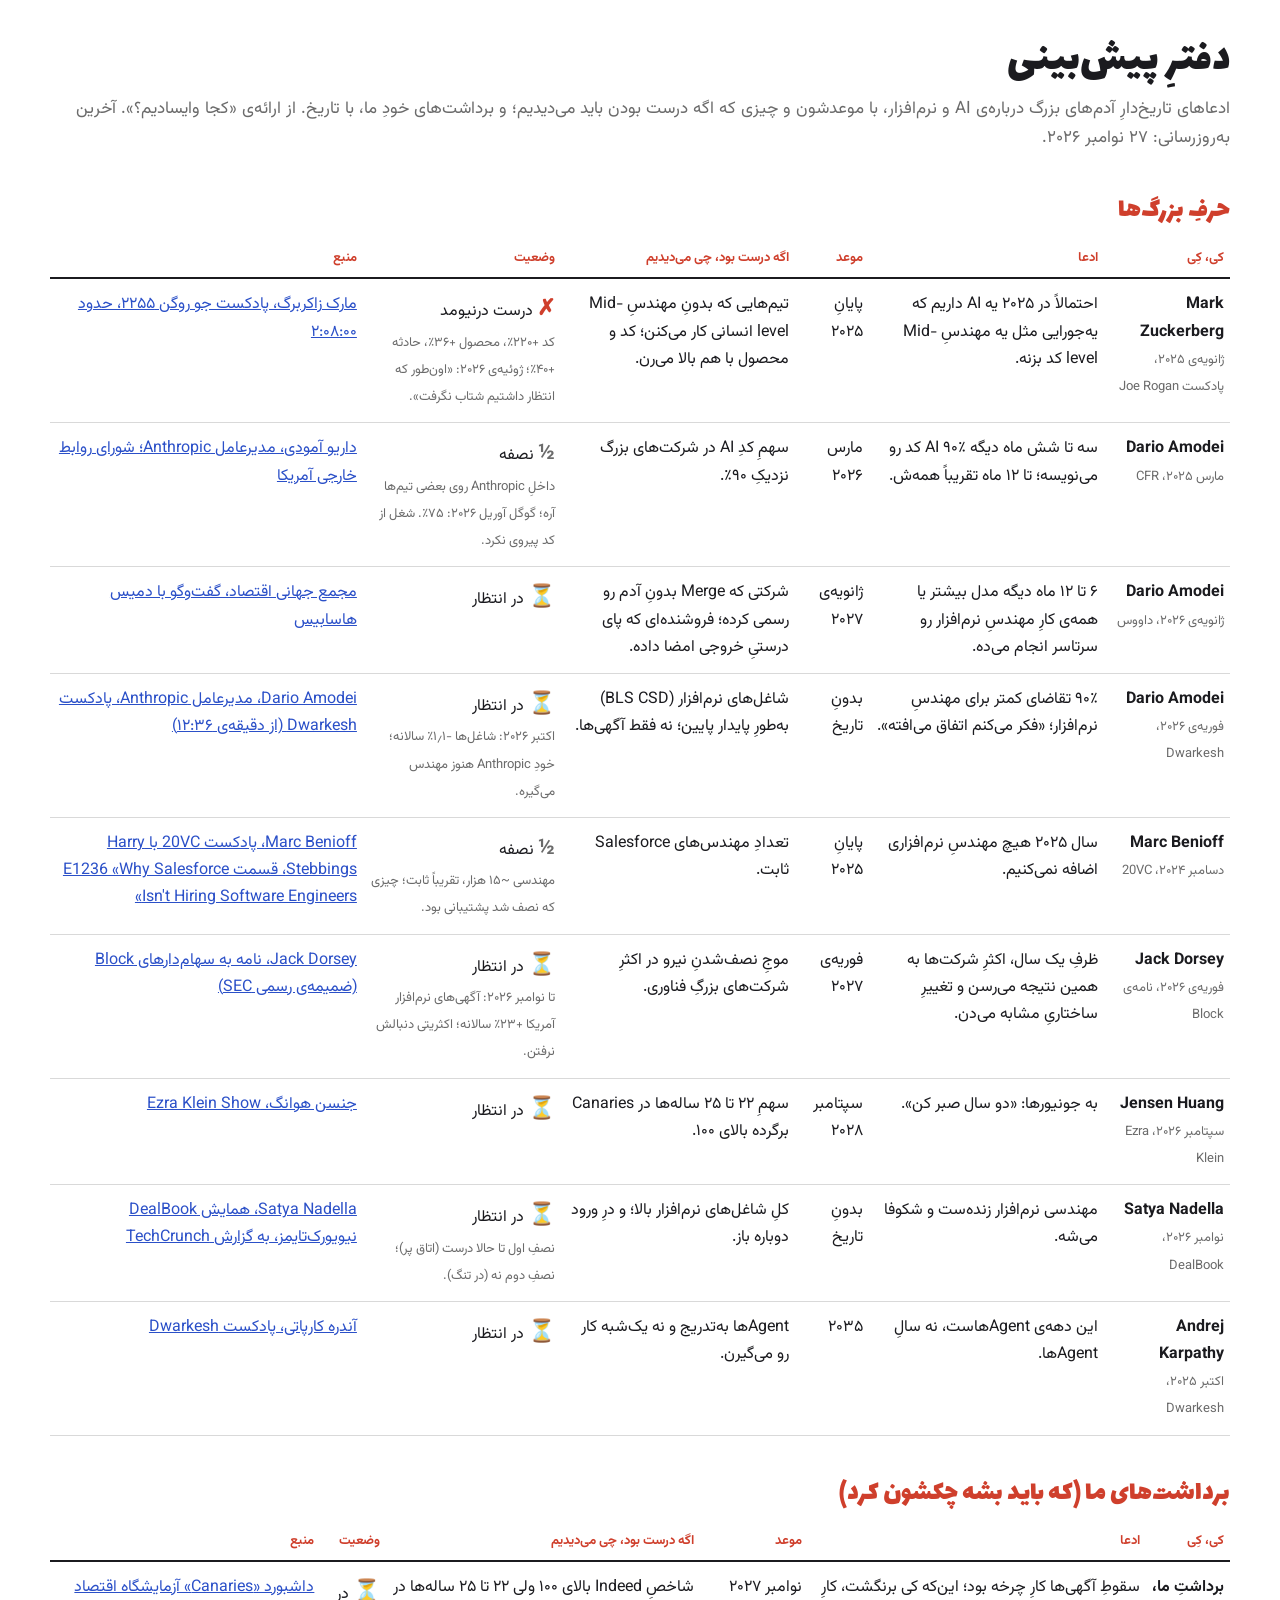
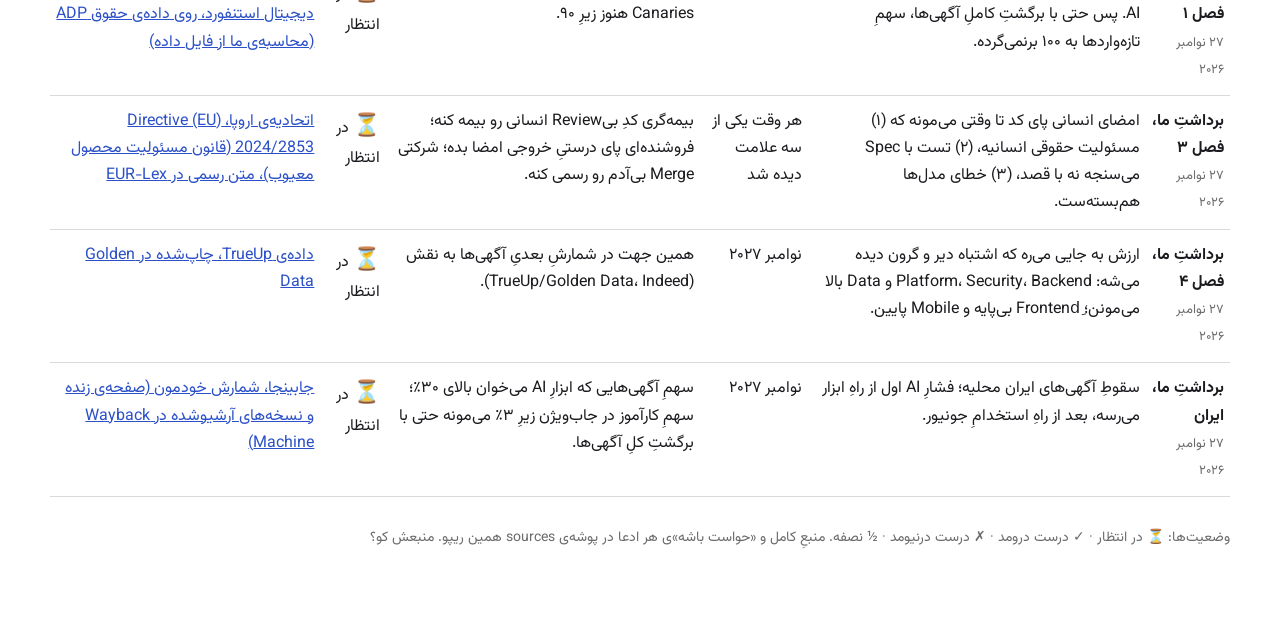
<file: presentation/ledger.html>
<!doctype html><html lang="fa" dir="rtl"><head><meta charset="utf-8"><meta name="viewport" content="width=device-width,initial-scale=1,viewport-fit=cover"><title>دفترِ پیش‌بینی · کجا وایسادیم؟</title><meta name="robots" content="index"><style>@font-face{font-family:"V";src:url([data-uri]) format("woff2");font-weight:100 900;font-display:block;unicode-range:U+0600-06FF,U+0750-077F,U+0870-088E,U+0890-0891,U+0897-08E1,U+08E3-08FF,U+200C-200E,U+2010-2011,U+204F,U+2E41,U+FB50-FDFF,U+FE70-FEFC;}@font-face{font-family:"V";src:url([data-uri]) format("woff2");font-weight:100 900;font-display:block;unicode-range:U+0000-00FF,U+2000-200B,U+2012-206F,U+20AC,U+2122,U+2190-2193,U+2212;}@font-face{font-family:"L";src:url([data-uri]) format("woff2");font-weight:400;font-display:block;}body{font-family:var(--text, "V",Tahoma,sans-serif);direction:rtl;margin:0;padding:32px 20px 60px;color:#1B1B1F;background:#fff;line-height:1.7}main{max-width:1180px;margin:0 auto}h1{font:400 44px/1.3 "L","V",sans-serif;margin:0 0 6px}h2{font:400 28px/1.3 "L","V",sans-serif;color:#CF3F2C;margin:40px 0 10px}p.lead{color:#6B6B6B;margin:0 0 24px;font-size:17px}table{width:100%;border-collapse:collapse;font-size:16px}th{text-align:right;font-size:13px;color:#CF3F2C;border-bottom:2px solid #1B1B1F;padding:8px 6px;vertical-align:bottom}td{padding:12px 6px;border-bottom:1px solid #D9D9D9;vertical-align:top}td.who span,td.st span{color:#6B6B6B;font-size:13px}td.st b{font-size:22px}tr.s1 td.st b{color:#2B50C8}tr.s2 td.st b{color:#CF3F2C}tr.s3 td.st b{color:#6B6B6B}a{color:#2B50C8}.foot{margin-top:30px;font-size:14px;color:#6B6B6B}@media(max-width:800px){table,thead,tbody,tr,td,th{display:block}th{display:none}td{border:0;padding:4px 0}tr{border-bottom:1px solid #D9D9D9;padding:12px 0}}</style></head><body><main><h1>دفترِ پیش‌بینی</h1><p class="lead">ادعاهای تاریخ‌دارِ آدم‌های بزرگ درباره‌ی AI و نرم‌افزار، با موعدشون و چیزی که اگه درست بودن باید می‌دیدیم؛ و برداشت‌های خودِ ما، با تاریخ. از ارائه‌ی «کجا وایسادیم؟». آخرین به‌روزرسانی: ۲۷ نوامبر ۲۰۲۶.</p><h2>حرفِ بزرگ‌ها</h2><table><thead><tr><th>کی، کِی</th><th>ادعا</th><th>موعد</th><th>اگه درست بود، چی می‌دیدیم</th><th>وضعیت</th><th>منبع</th></tr></thead><tbody><tr class="s2"><td class="who"><b>Mark Zuckerberg</b><br><span>ژانویه‌ی ۲۰۲۵، پادکست Joe Rogan</span></td><td>احتمالاً در ۲۰۲۵ یه AI داریم که یه‌جورایی مثل یه مهندسِ Mid-level کد بزنه.</td><td>پایانِ ۲۰۲۵</td><td>تیم‌هایی که بدونِ مهندسِ Mid-level انسانی کار می‌کنن؛ کد و محصول با هم بالا می‌رن.</td><td class="st"><b>✗</b> درست درنیومد<br><span>کد +۲۲۰٪، محصول +۳۶٪، حادثه +۴۰٪؛ ژوئیه‌ی ۲۰۲۶: «اون‌طور که انتظار داشتیم شتاب نگرفت».</span></td><td><a href="https://www.youtube.com/watch?v=7k1ehaE0bdU&amp;t=7680s" target="_blank" rel="noopener">مارک زاکربرگ، پادکست جو روگن ۲۲۵۵، حدود ۲:۰۸:۰۰</a></td></tr><tr class="s3"><td class="who"><b>Dario Amodei</b><br><span>مارس ۲۰۲۵، CFR</span></td><td>سه تا شش ماه دیگه AI ۹۰٪ کد رو می‌نویسه؛ تا ۱۲ ماه تقریباً همه‌ش.</td><td>مارس ۲۰۲۶</td><td>سهمِ کدِ AI در شرکت‌های بزرگ نزدیکِ ۹۰٪.</td><td class="st"><b>½</b> نصفه<br><span>داخلِ Anthropic روی بعضی تیم‌ها آره؛ گوگل آوریل ۲۰۲۶: ۷۵٪. شغل از کد پیروی نکرد.</span></td><td><a href="https://www.cfr.org/event/ceo-speaker-series-dario-amodei-anthropic" target="_blank" rel="noopener">داریو آمودی، مدیرعامل Anthropic؛ شورای روابط خارجی آمریکا</a></td></tr><tr class="s0"><td class="who"><b>Dario Amodei</b><br><span>ژانویه‌ی ۲۰۲۶، داووس</span></td><td>۶ تا ۱۲ ماه دیگه مدل بیشتر یا همه‌ی کارِ مهندسِ نرم‌افزار رو سرتاسر انجام می‌ده.</td><td>ژانویه‌ی ۲۰۲۷</td><td>شرکتی که Merge بدونِ آدم رو رسمی کرده؛ فروشنده‌ای که پای درستیِ خروجی امضا داده.</td><td class="st"><b>⏳</b> در انتظار</td><td><a href="https://www.weforum.org/podcasts/radio-davos/episodes/ai-agi-dario-amodei-demis-hassabis/" target="_blank" rel="noopener">مجمع جهانی اقتصاد، گفت‌وگو با دمیس هاسابیس</a></td></tr><tr class="s0"><td class="who"><b>Dario Amodei</b><br><span>فوریه‌ی ۲۰۲۶، Dwarkesh</span></td><td>۹۰٪ تقاضای کمتر برای مهندسِ نرم‌افزار؛ «فکر می‌کنم اتفاق می‌افته».</td><td>بدونِ تاریخ</td><td>شاغل‌های نرم‌افزار (BLS CSD) به‌طورِ پایدار پایین؛ نه فقط آگهی‌ها.</td><td class="st"><b>⏳</b> در انتظار<br><span>اکتبر ۲۰۲۶: شاغل‌ها −۱٫۱٪ سالانه؛ خودِ Anthropic هنوز مهندس می‌گیره.</span></td><td><a href="https://www.dwarkesh.com/p/dario-amodei-2" target="_blank" rel="noopener">Dario Amodei، مدیرعامل Anthropic، پادکست Dwarkesh (از دقیقه‌ی ۱۲:۳۶)</a></td></tr><tr class="s3"><td class="who"><b>Marc Benioff</b><br><span>دسامبر ۲۰۲۴، 20VC</span></td><td>سال ۲۰۲۵ هیچ مهندسِ نرم‌افزاری اضافه نمی‌کنیم.</td><td>پایانِ ۲۰۲۵</td><td>تعدادِ مهندس‌های Salesforce ثابت.</td><td class="st"><b>½</b> نصفه<br><span>مهندسی ~۱۵ هزار، تقریباً ثابت؛ چیزی که نصف شد پشتیبانی بود.</span></td><td><a href="https://www.youtube.com/watch?v=Xgsxi7IGMEU" target="_blank" rel="noopener">Marc Benioff، پادکست 20VC با Harry Stebbings، قسمت E1236 «Why Salesforce Isn't Hiring Software Engineers»</a></td></tr><tr class="s0"><td class="who"><b>Jack Dorsey</b><br><span>فوریه‌ی ۲۰۲۶، نامه‌ی Block</span></td><td>ظرفِ یک سال، اکثرِ شرکت‌ها به همین نتیجه می‌رسن و تغییرِ ساختاریِ مشابه می‌دن.</td><td>فوریه‌ی ۲۰۲۷</td><td>موجِ نصف‌شدنِ نیرو در اکثرِ شرکت‌های بزرگِ فناوری.</td><td class="st"><b>⏳</b> در انتظار<br><span>تا نوامبر ۲۰۲۶: آگهی‌های نرم‌افزار آمریکا +۲۳٪ سالانه؛ اکثریتی دنبالش نرفتن.</span></td><td><a href="https://www.sec.gov/Archives/edgar/data/1512673/000119312526076557/d108590dex991.htm" target="_blank" rel="noopener">Jack Dorsey، نامه به سهام‌دارهای Block (ضمیمه‌ی رسمی SEC)</a></td></tr><tr class="s0"><td class="who"><b>Jensen Huang</b><br><span>سپتامبر ۲۰۲۶، Ezra Klein</span></td><td>به جونیورها: «دو سال صبر کن».</td><td>سپتامبر ۲۰۲۸</td><td>سهمِ ۲۲ تا ۲۵ ساله‌ها در Canaries برگرده بالای ۱۰۰.</td><td class="st"><b>⏳</b> در انتظار</td><td><a href="https://www.youtube.com/watch?v=HjurAWAr_nY" target="_blank" rel="noopener">جنسن هوانگ، Ezra Klein Show</a></td></tr><tr class="s0"><td class="who"><b>Satya Nadella</b><br><span>نوامبر ۲۰۲۶، DealBook</span></td><td>مهندسی نرم‌افزار زنده‌ست و شکوفا می‌شه.</td><td>بدونِ تاریخ</td><td>کلِ شاغل‌های نرم‌افزار بالا؛ و درِ ورود دوباره باز.</td><td class="st"><b>⏳</b> در انتظار<br><span>نصفِ اول تا حالا درست (اتاق پر)؛ نصفِ دوم نه (در تنگ).</span></td><td><a href="https://techcrunch.com/2026/11/18/microsoft-ceo-satya-nadella-explains-why-he-asked-60k-employees-to-quit/" target="_blank" rel="noopener">Satya Nadella، همایش DealBook نیویورک‌تایمز، به گزارش TechCrunch</a></td></tr><tr class="s0"><td class="who"><b>Andrej Karpathy</b><br><span>اکتبر ۲۰۲۵، Dwarkesh</span></td><td>این دهه‌ی Agentهاست، نه سالِ Agentها.</td><td>۲۰۳۵</td><td>Agentها به‌تدریج و نه یک‌شبه کار رو می‌گیرن.</td><td class="st"><b>⏳</b> در انتظار</td><td><a href="https://www.dwarkesh.com/p/andrej-karpathy" target="_blank" rel="noopener">آندره کارپاتی، پادکست Dwarkesh</a></td></tr></tbody></table><h2>برداشت‌های ما (که باید بشه چکشون کرد)</h2><table><thead><tr><th>کی، کِی</th><th>ادعا</th><th>موعد</th><th>اگه درست بود، چی می‌دیدیم</th><th>وضعیت</th><th>منبع</th></tr></thead><tbody><tr class="s0"><td class="who"><b>برداشتِ ما، فصل ۱</b><br><span>۲۷ نوامبر ۲۰۲۶</span></td><td>سقوطِ آگهی‌ها کارِ چرخه بود؛ این‌که کی برنگشت، کارِ AI. پس حتی با برگشتِ کاملِ آگهی‌ها، سهمِ تازه‌واردها به ۱۰۰ برنمی‌گرده.</td><td>نوامبر ۲۰۲۷</td><td>شاخصِ Indeed بالای ۱۰۰ ولی ۲۲ تا ۲۵ ساله‌ها در Canaries هنوز زیرِ ۹۰.</td><td class="st"><b>⏳</b> در انتظار</td><td><a href="https://digitaleconomy.stanford.edu/project/indicators/canaries-dashboard/" target="_blank" rel="noopener">داشبورد «Canaries» آزمایشگاه اقتصاد دیجیتال استنفورد، روی داده‌ی حقوق ADP (محاسبه‌ی ما از فایل داده)</a></td></tr><tr class="s0"><td class="who"><b>برداشتِ ما، فصل ۳</b><br><span>۲۷ نوامبر ۲۰۲۶</span></td><td>امضای انسانی پای کد تا وقتی می‌مونه که (۱) مسئولیت حقوقی انسانیه، (۲) تست با Spec می‌سنجه نه با قصد، (۳) خطای مدل‌ها هم‌بسته‌ست.</td><td>هر وقت یکی از سه علامت دیده شد</td><td>بیمه‌گری کدِ بی‌Review انسانی رو بیمه کنه؛ فروشنده‌ای پای درستیِ خروجی امضا بده؛ شرکتی Merge بی‌آدم رو رسمی کنه.</td><td class="st"><b>⏳</b> در انتظار</td><td><a href="https://eur-lex.europa.eu/eli/dir/2024/2853/oj/eng" target="_blank" rel="noopener">اتحادیه‌ی اروپا، Directive (EU) 2024/2853 (قانون مسئولیت محصول معیوب)، متن رسمی در EUR-Lex</a></td></tr><tr class="s0"><td class="who"><b>برداشتِ ما، فصل ۴</b><br><span>۲۷ نوامبر ۲۰۲۶</span></td><td>ارزش به جایی می‌ره که اشتباه دیر و گرون دیده می‌شه: Platform، Security، Backend و Data بالا می‌مونن؛ Frontendِ بی‌پایه و Mobile پایین.</td><td>نوامبر ۲۰۲۷</td><td>همین جهت در شمارشِ بعدیِ آگهی‌ها به نقش (TrueUp/Golden Data، Indeed).</td><td class="st"><b>⏳</b> در انتظار</td><td><a href="https://goldendata.app/dashboards/jobs-report/" target="_blank" rel="noopener">داده‌ی TrueUp، چاپ‌شده در Golden Data</a></td></tr><tr class="s0"><td class="who"><b>برداشتِ ما، ایران</b><br><span>۲۷ نوامبر ۲۰۲۶</span></td><td>سقوطِ آگهی‌های ایران محلیه؛ فشارِ AI اول از راهِ ابزار می‌رسه، بعد از راهِ استخدامِ جونیور.</td><td>نوامبر ۲۰۲۷</td><td>سهمِ آگهی‌هایی که ابزارِ AI می‌خوان بالای ۳۰٪؛ سهمِ کارآموز در جاب‌ویژن زیرِ ۳٪ می‌مونه حتی با برگشتِ کلِ آگهی‌ها.</td><td class="st"><b>⏳</b> در انتظار</td><td><a href="https://jobinja.ir/jobs/category/it-software-web-development-jobs/استخدام-وب-برنامه-نویس-نرم-افزار" target="_blank" rel="noopener">جابینجا، شمارش خودمون (صفحه‌ی زنده و نسخه‌های آرشیوشده در Wayback Machine)</a></td></tr></tbody></table><p class="foot">وضعیت‌ها: ⏳ در انتظار · ✓ درست درومد · ✗ درست درنیومد · ½ نصفه. منبعِ کامل و «حواست باشه»ی هر ادعا در پوشه‌ی sources همین ریپو. منبعش کو؟</p></main></body></html>
</file>
